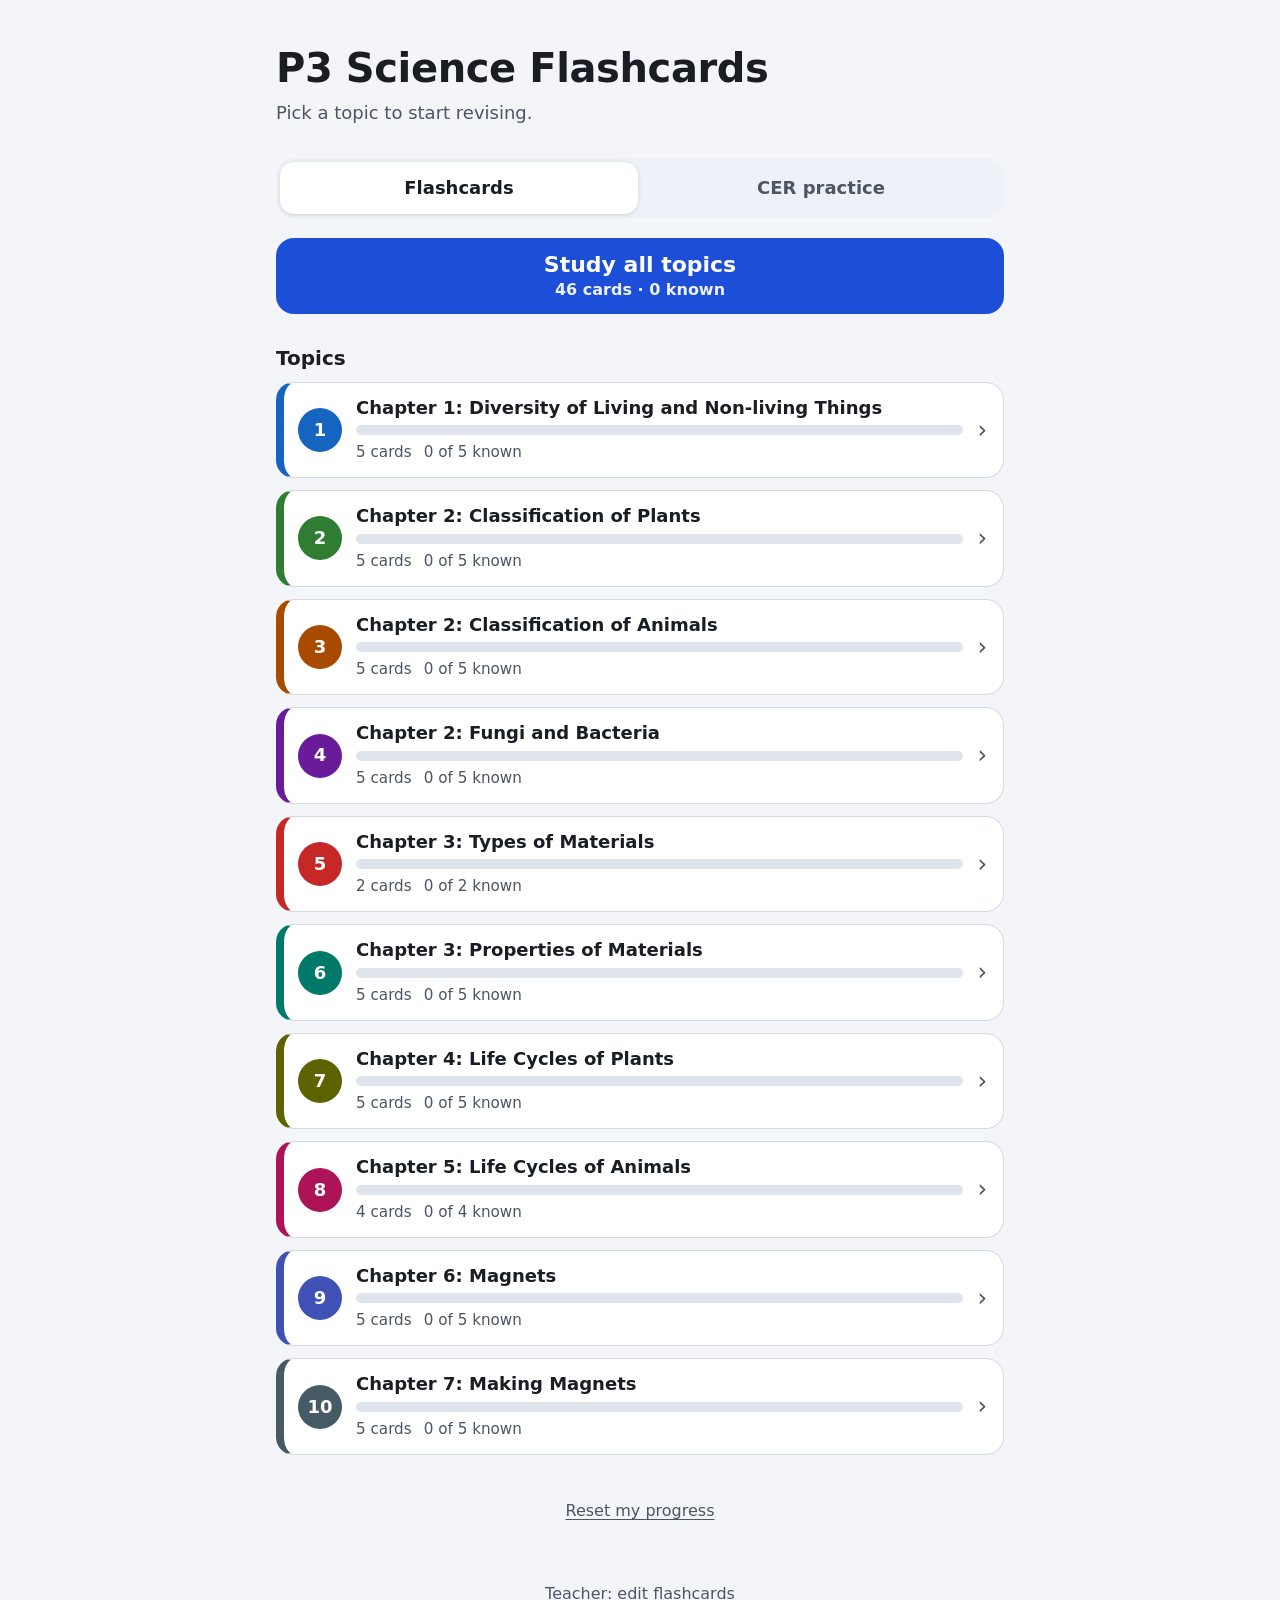
<file: index.html>
<!doctype html>
<html lang="en-SG">
<head>
  <meta charset="utf-8">
  <meta name="viewport" content="width=device-width, initial-scale=1, viewport-fit=cover">
  <meta name="color-scheme" content="light dark">
  <meta name="description" content="Flashcards to help Primary 3 students revise Science topics.">
  <title>P3 Science Flashcards</title>
  <link rel="stylesheet" href="styles.css">
</head>
<body>
  <main id="app">

    <!-- Home: list of topics -->
    <section id="screen-home" class="screen" aria-labelledby="home-title">
      <header class="home-header">
        <h1 id="home-title" tabindex="-1">P3 Science Flashcards</h1>
        <p class="lead" id="overall-progress">Pick a topic to start revising.</p>
      </header>

      <div id="edits-notice" class="edits-notice" hidden>
        <p>This device is showing edited flashcards that are not in the app file yet.</p>
        <button type="button" id="edits-open" class="btn btn-secondary">Open the teacher editor</button>
      </div>

      <div class="tabs" role="tablist" aria-label="Activities">
        <button type="button" role="tab" id="tab-cards" class="tab" aria-selected="true" aria-controls="panel-cards">Flashcards</button>
        <button type="button" role="tab" id="tab-cer" class="tab" aria-selected="false" aria-controls="panel-cer" tabindex="-1">CER practice</button>
      </div>

      <div id="panel-cards" class="tab-panel" role="tabpanel" aria-labelledby="tab-cards">
        <button type="button" id="study-all" class="btn btn-primary btn-block btn-study-all">
          <span class="btn-study-all-title">Study all topics</span>
          <span class="btn-study-all-meta" id="study-all-meta"></span>
        </button>

        <h2 class="section-title">Topics</h2>
        <ol id="topic-list" class="topic-list"></ol>
      </div>

      <div id="panel-cer" class="tab-panel" role="tabpanel" aria-labelledby="tab-cer" hidden>
        <div class="cer-key">
          <p class="cer-key-intro">A CER answer has three parts. Sort each statement into the right part.</p>
          <ul class="cer-key-list">
            <li class="part-C"><span class="part-letter" aria-hidden="true">C</span><span><strong>Claim</strong> answers the question.</span></li>
            <li class="part-E"><span class="part-letter" aria-hidden="true">E</span><span><strong>Evidence</strong> is what was seen or measured.</span></li>
            <li class="part-R"><span class="part-letter" aria-hidden="true">R</span><span><strong>Reasoning</strong> is the science idea that explains why.</span></li>
          </ul>
        </div>

        <button type="button" id="cer-start" class="btn btn-primary btn-block btn-study-all">
          <span class="btn-study-all-title">Start CER practice</span>
          <span class="btn-study-all-meta" id="cer-start-meta"></span>
        </button>

        <h2 class="section-title">Questions</h2>
        <ol id="cer-list" class="topic-list"></ol>
      </div>

      <div class="reset-area">
        <button type="button" id="reset-link" class="link-btn" aria-expanded="false" aria-controls="reset-confirm">Reset my progress</button>
        <div id="reset-confirm" class="reset-confirm" hidden>
          <p id="reset-question"><strong>Reset all progress?</strong> This clears every card you marked, your CER results and where you left off. It cannot be undone.</p>
          <div class="btn-row">
            <button type="button" id="reset-yes" class="btn btn-danger" aria-describedby="reset-question">Yes, reset</button>
            <button type="button" id="reset-no" class="btn btn-secondary">Cancel</button>
          </div>
        </div>
        <p id="reset-done" class="reset-done" role="status"></p>
        <button type="button" id="editor-link" class="link-btn">Teacher: edit flashcards</button>
      </div>

      <p id="storage-note" class="storage-note" hidden>Your progress can't be saved on this device right now, but you can still study.</p>
    </section>

    <!-- Continue where you left off -->
    <section id="screen-resume" class="screen screen-narrow" aria-labelledby="resume-title" hidden>
      <h2 id="resume-title" tabindex="-1">Welcome back!</h2>
      <p id="resume-text" class="lead"></p>
      <div class="btn-stack">
        <button type="button" id="resume-continue" class="btn btn-primary btn-block">Continue where you left off</button>
        <button type="button" id="resume-restart" class="btn btn-secondary btn-block">Start from the first card</button>
        <button type="button" id="resume-back" class="btn btn-ghost btn-block">Back to topics</button>
      </div>
    </section>

    <!-- Study -->
    <section id="screen-study" class="screen screen-study" aria-labelledby="study-title" hidden>
      <div class="study-top">
        <button type="button" id="study-back" class="btn btn-ghost btn-back">
          <span aria-hidden="true">←</span> Back to topics
        </button>
        <h2 id="study-title" class="study-mode"></h2>
      </div>

      <div class="study-meta">
        <p id="position" class="position"></p>
        <p id="card-status" class="card-status"></p>
      </div>

      <div class="card-stage" id="card-stage">
        <div id="topic-banner" class="topic-banner" role="status" aria-live="polite"></div>
        <button type="button" id="card" class="card">
          <span class="card-inner">
            <span class="face face-front" id="face-front">
              <span class="face-header"><span class="face-topic"></span></span>
              <span class="face-label">Question</span>
              <span class="face-body"><span class="face-text"></span></span>
              <span class="face-hint" aria-hidden="true">Tap to see the answer</span>
            </span>
            <span class="face face-back" id="face-back">
              <span class="face-header"><span class="face-topic"></span></span>
              <span class="face-label">Answer</span>
              <span class="face-body"><span class="face-text"></span></span>
              <span class="face-hint" aria-hidden="true">Tap to see the question</span>
            </span>
          </span>
        </button>
      </div>

      <div class="mark-row" id="mark-row">
        <button type="button" id="btn-known" class="btn btn-known" aria-label="I knew it" aria-keyshortcuts="1">I knew it <span aria-hidden="true">✓</span></button>
        <button type="button" id="btn-learning" class="btn btn-learning" aria-label="Still learning" aria-keyshortcuts="2">Still learning <span aria-hidden="true">↻</span></button>
      </div>

      <div class="nav-row">
        <button type="button" id="btn-prev" class="btn btn-secondary btn-nav" aria-label="Previous card" aria-keyshortcuts="ArrowLeft">
          <span aria-hidden="true">←</span> <span class="btn-nav-text">Previous</span>
        </button>
        <p class="kbd-hint" aria-hidden="true">
          <kbd>Space</kbd> flip · <kbd>←</kbd> <kbd>→</kbd> move · <kbd>1</kbd> knew it · <kbd>2</kbd> still learning
        </p>
        <button type="button" id="btn-next" class="btn btn-secondary btn-nav" aria-label="Next card" aria-keyshortcuts="ArrowRight">
          <span class="btn-nav-text">Next</span> <span aria-hidden="true">→</span>
        </button>
      </div>
    </section>

    <!-- End of deck -->
    <section id="screen-end" class="screen screen-narrow" aria-labelledby="end-title" hidden>
      <h2 id="end-title" tabindex="-1">Well done!</h2>
      <p id="end-text" class="lead"></p>
      <div class="end-stats">
        <div class="stat stat-known">
          <span class="stat-num" id="end-known">0</span>
          <span class="stat-label">I knew it <span aria-hidden="true">✓</span></span>
        </div>
        <div class="stat stat-learning">
          <span class="stat-num" id="end-learning">0</span>
          <span class="stat-label">Still learning <span aria-hidden="true">↻</span></span>
        </div>
      </div>
      <p id="end-unmarked" class="end-unmarked" hidden></p>
      <div class="btn-stack">
        <button type="button" id="end-review" class="btn btn-learning btn-block">Review the ones I'm still learning</button>
        <button type="button" id="end-next-topic" class="btn btn-primary btn-block"></button>
        <button type="button" id="end-restart" class="btn btn-secondary btn-block">Start this topic again</button>
        <button type="button" id="end-back" class="btn btn-ghost btn-block">Back to topics</button>
      </div>
    </section>

    <!-- CER practice: sort statements into Claim, Evidence and Reasoning -->
    <section id="screen-cer" class="screen screen-cer" aria-labelledby="cer-title" hidden>
      <div class="study-top">
        <button type="button" id="cer-back" class="btn btn-ghost btn-back">
          <span aria-hidden="true">←</span> Back to CER list
        </button>
        <p id="cer-count" class="study-mode"></p>
      </div>

      <article class="cer-question" id="cer-question">
        <p class="cer-topic" id="cer-topic"></p>
        <div class="cer-question-body">
          <p class="cer-situation" id="cer-situation"></p>
          <h2 class="cer-ask" id="cer-title" tabindex="-1"></h2>
          <p class="cer-source" id="cer-source"></p>
        </div>
      </article>

      <p class="cer-instructions" id="cer-instructions">Drag each statement into the right box, or tap a statement and then tap a box.</p>

      <div class="cer-board">
        <div class="dropzone zone-pool" data-zone="pool" id="zone-pool">
          <button type="button" class="zone-head" data-zone="pool">
            <span class="zone-name">Statements</span>
            <span class="zone-hint" id="pool-hint"></span>
          </button>
          <div class="chips" id="chips-pool"></div>
        </div>
        <div class="cer-zones">
          <div class="dropzone part-C" data-zone="C">
            <button type="button" class="zone-head" data-zone="C">
              <span class="part-letter" aria-hidden="true">C</span>
              <span class="zone-text"><span class="zone-name">Claim</span><span class="zone-hint">Answers the question</span></span>
            </button>
            <div class="chips" id="chips-C"></div>
          </div>
          <div class="dropzone part-E" data-zone="E">
            <button type="button" class="zone-head" data-zone="E">
              <span class="part-letter" aria-hidden="true">E</span>
              <span class="zone-text"><span class="zone-name">Evidence</span><span class="zone-hint">What was seen or measured</span></span>
            </button>
            <div class="chips" id="chips-E"></div>
          </div>
          <div class="dropzone part-R" data-zone="R">
            <button type="button" class="zone-head" data-zone="R">
              <span class="part-letter" aria-hidden="true">R</span>
              <span class="zone-text"><span class="zone-name">Reasoning</span><span class="zone-hint">The science idea that explains why</span></span>
            </button>
            <div class="chips" id="chips-R"></div>
          </div>
        </div>
      </div>

      <p id="cer-feedback" class="cer-feedback" role="status" aria-live="polite"></p>

      <div class="cer-actions">
        <button type="button" id="cer-check" class="btn btn-primary">Check my answers</button>
        <button type="button" id="cer-reveal" class="btn btn-secondary" hidden>Show me the answer</button>
        <button type="button" id="cer-next" class="btn btn-primary" hidden>Next question <span aria-hidden="true">→</span></button>
      </div>
    </section>

    <!-- End of CER practice -->
    <section id="screen-cer-end" class="screen screen-narrow" aria-labelledby="cer-end-title" hidden>
      <h2 id="cer-end-title" tabindex="-1">CER practice done!</h2>
      <p id="cer-end-text" class="lead"></p>
      <div class="end-stats">
        <div class="stat stat-known">
          <span class="stat-num" id="cer-end-first">0</span>
          <span class="stat-label">Right first time</span>
        </div>
        <div class="stat stat-learning">
          <span class="stat-num" id="cer-end-more">0</span>
          <span class="stat-label">Needed another go</span>
        </div>
      </div>
      <div class="btn-stack">
        <button type="button" id="cer-end-again" class="btn btn-primary btn-block">Practise again</button>
        <button type="button" id="cer-end-back" class="btn btn-ghost btn-block">Back to CER list</button>
      </div>
    </section>

    <!-- Teacher editor: password -->
    <section id="screen-unlock" class="screen screen-narrow" aria-labelledby="unlock-title" hidden>
      <h2 id="unlock-title" tabindex="-1">Teacher editor</h2>
      <p class="lead">Enter the teacher password to add or change flashcards.</p>
      <form id="unlock-form" class="form-stack" novalidate>
        <label for="unlock-password" class="field-label">Password</label>
        <input id="unlock-password" class="field-input" type="password" autocomplete="current-password" aria-describedby="unlock-error">
        <p id="unlock-error" class="field-error" role="alert"></p>
        <button type="submit" class="btn btn-primary btn-block">Unlock</button>
        <button type="button" id="unlock-back" class="btn btn-ghost btn-block">Back to topics</button>
      </form>
    </section>

    <!-- Teacher editor: list of cards -->
    <section id="screen-editor" class="screen" aria-labelledby="editor-title" hidden>
      <div class="study-top">
        <button type="button" id="editor-back" class="btn btn-ghost btn-back">
          <span aria-hidden="true">←</span> Back to topics
        </button>
        <button type="button" id="editor-lock" class="btn btn-ghost btn-back">Lock editor</button>
      </div>
      <h2 id="editor-title" class="editor-title" tabindex="-1">Edit flashcards</h2>

      <div class="editor-panel" id="editor-save">
        <p id="editor-save-text"></p>
        <div class="btn-row">
          <button type="button" id="export-html" class="btn btn-primary">Download updated app</button>
          <button type="button" id="export-json" class="btn btn-secondary">Download cards.json</button>
        </div>
        <p id="export-status" class="export-status" role="status"></p>
      </div>

      <button type="button" id="editor-add" class="btn btn-primary btn-block">+ Add a card</button>
      <div id="editor-list" class="editor-list"></div>

      <div class="editor-panel editor-settings">
        <h3>Settings</h3>
        <form id="password-form" class="form-stack" novalidate>
          <p class="field-label">Change the teacher password</p>
          <label for="new-password" class="field-label field-label-small">New password</label>
          <input id="new-password" class="field-input" type="password" autocomplete="new-password">
          <label for="new-password-again" class="field-label field-label-small">Type it again</label>
          <input id="new-password-again" class="field-input" type="password" autocomplete="new-password">
          <p id="password-message" class="field-error" role="status"></p>
          <button type="submit" class="btn btn-secondary">Save new password</button>
        </form>
        <div class="discard-area">
          <button type="button" id="discard-link" class="link-btn danger-link" aria-expanded="false" aria-controls="discard-confirm">Undo all my changes</button>
          <div id="discard-confirm" class="reset-confirm" hidden>
            <p id="discard-question"><strong>Undo all changes?</strong> This puts back the flashcards and password that came with this app file.</p>
            <div class="btn-row">
              <button type="button" id="discard-yes" class="btn btn-danger" aria-describedby="discard-question">Yes, undo</button>
              <button type="button" id="discard-no" class="btn btn-secondary">Cancel</button>
            </div>
          </div>
        </div>
      </div>
    </section>

    <!-- Teacher editor: add or edit one card -->
    <section id="screen-card-form" class="screen" aria-labelledby="card-form-title" hidden>
      <div class="study-top">
        <button type="button" id="card-form-back" class="btn btn-ghost btn-back">
          <span aria-hidden="true">←</span> Back to editor
        </button>
      </div>
      <h2 id="card-form-title" class="editor-title" tabindex="-1">Add a card</h2>
      <form id="card-form" class="form-stack" novalidate>
        <label for="card-topic" class="field-label">Topic</label>
        <select id="card-topic" class="field-input"></select>
        <div id="new-topic-field" class="form-stack" hidden>
          <label for="card-new-topic" class="field-label">New topic name</label>
          <input id="card-new-topic" class="field-input" type="text" placeholder="For example: Chapter 8: Light">
        </div>
        <label for="card-front" class="field-label">Question (front of the card)</label>
        <textarea id="card-front" class="field-input" rows="3"></textarea>
        <label for="card-back" class="field-label">Answer (back of the card)</label>
        <p id="card-back-hint" class="field-hint">Press Enter to start a new line, for example for a list.</p>
        <textarea id="card-back" class="field-input" rows="5" aria-describedby="card-back-hint"></textarea>
        <p id="card-form-error" class="field-error" role="alert"></p>
        <button type="submit" class="btn btn-primary btn-block">Save card</button>
        <button type="button" id="card-form-cancel" class="btn btn-ghost btn-block">Cancel</button>
      </form>
      <div id="card-delete-area" class="discard-area">
        <button type="button" id="card-delete" class="link-btn danger-link" aria-expanded="false" aria-controls="card-delete-confirm">Delete this card</button>
        <div id="card-delete-confirm" class="reset-confirm" hidden>
          <p id="card-delete-question"><strong>Delete this card?</strong> It will be removed from the app.</p>
          <div class="btn-row">
            <button type="button" id="card-delete-yes" class="btn btn-danger" aria-describedby="card-delete-question">Yes, delete</button>
            <button type="button" id="card-delete-no" class="btn btn-secondary">Cancel</button>
          </div>
        </div>
      </div>
    </section>

  </main>

  <div id="sr-live" class="visually-hidden" aria-live="polite"></div>

  <script src="cards.js"></script>
  <script src="cer-questions.js"></script>
  <script src="app.js"></script>
</body>
</html>
</file>
<file: styles.css>
/* P3 Science Flashcards */

:root {
  --bg: #f3f5f9;
  --surface: #ffffff;
  --surface-2: #eef2f8;
  --answer-bg: #f6f9ff;
  --text: #1a1d23;
  --muted: #4d5563;
  --border: #d5dbe5;
  --shadow: 0 10px 30px rgba(20, 30, 50, 0.12), 0 2px 6px rgba(20, 30, 50, 0.08);
  --focus: #1d4ed8;
  --primary: #1d4ed8;
  --primary-hover: #1e40af;
  --known: #1b7a3a;
  --known-hover: #166230;
  --learning: #ffc94d;
  --learning-hover: #f5b923;
  --learning-text: #1a1d23;
  --danger: #b91c1c;
  --track: #dfe4ec;
  --radius: 18px;
  --card-radius: 24px;
  --topic: #455a64;
  --part-C: #6d28d9;
  --part-E: #0f766e;
  --part-R: #b45309;
  --good-text: #166230;
  --good-bg: #e6f4ea;
  --bad-text: #a3201a;
  --bad-bg: #fdecea;

  --font: ui-rounded, "SF Pro Rounded", "Nunito", "Varela Round", "Segoe UI",
    system-ui, -apple-system, Roboto, "Helvetica Neue", Arial, sans-serif;

  color-scheme: light;
}

/* Dark theme: follows the device setting unless a light theme is chosen
   explicitly with data-theme="light"; data-theme="dark" forces it on. */
@media (prefers-color-scheme: dark) {
  :root:not([data-theme="light"]) {
    --bg: #111418;
    --surface: #1b1f26;
    --surface-2: #252b34;
    --answer-bg: #1f2530;
    --text: #eef1f5;
    --muted: #b4bcc8;
    --border: #353d49;
    --shadow: 0 10px 30px rgba(0, 0, 0, 0.45), 0 2px 6px rgba(0, 0, 0, 0.3);
    --focus: #8ab4ff;
    --primary: #2f5fe0;
    --primary-hover: #3d6cf0;
    --known: #1b7a3a;
    --known-hover: #208a43;
    --track: #303742;
    --good-text: #7ee2a0;
    --good-bg: #183223;
    --bad-text: #ff9a92;
    --bad-bg: #3a1d1d;
    color-scheme: dark;
  }
}

:root[data-theme="dark"] {
  --bg: #111418;
  --surface: #1b1f26;
  --surface-2: #252b34;
  --answer-bg: #1f2530;
  --text: #eef1f5;
  --muted: #b4bcc8;
  --border: #353d49;
  --shadow: 0 10px 30px rgba(0, 0, 0, 0.45), 0 2px 6px rgba(0, 0, 0, 0.3);
  --focus: #8ab4ff;
  --primary: #2f5fe0;
  --primary-hover: #3d6cf0;
  --known: #1b7a3a;
  --known-hover: #208a43;
  --track: #303742;
  --good-text: #7ee2a0;
  --good-bg: #183223;
  --bad-text: #ff9a92;
  --bad-bg: #3a1d1d;
  color-scheme: dark;
}

*,
*::before,
*::after {
  box-sizing: border-box;
}

html {
  -webkit-text-size-adjust: 100%;
  text-size-adjust: 100%;
}

body {
  margin: 0;
  min-height: 100vh;
  background: var(--bg);
  color: var(--text);
  font-family: var(--font);
  font-size: 1.125rem;
  line-height: 1.45;
  -webkit-font-smoothing: antialiased;
}

h1,
h2 {
  line-height: 1.2;
  margin: 0;
}

h1:focus,
h2:focus {
  outline: none;
}

button {
  font: inherit;
  color: inherit;
}

:focus-visible {
  outline: 3px solid var(--focus);
  outline-offset: 3px;
}

[hidden] {
  display: none !important;
}

.visually-hidden {
  position: absolute !important;
  width: 1px;
  height: 1px;
  margin: -1px;
  padding: 0;
  overflow: hidden;
  clip: rect(0 0 0 0);
  white-space: nowrap;
  border: 0;
}

/* ---------- Layout ---------- */

#app {
  max-width: 760px;
  margin: 0 auto;
  padding: max(16px, env(safe-area-inset-top)) max(16px, env(safe-area-inset-right))
    max(24px, env(safe-area-inset-bottom)) max(16px, env(safe-area-inset-left));
}

.screen-narrow {
  max-width: 560px;
  margin: 0 auto;
  padding-top: 8vh;
  text-align: center;
}

.lead {
  color: var(--muted);
  font-size: 1.125rem;
  margin: 0.5rem 0 1.5rem;
}

/* ---------- Buttons ---------- */

.btn {
  display: inline-flex;
  align-items: center;
  justify-content: center;
  gap: 0.4em;
  min-height: 56px;
  padding: 0.75rem 1.25rem;
  border: 2px solid transparent;
  border-radius: 14px;
  font-weight: 700;
  font-size: 1.125rem;
  line-height: 1.2;
  text-align: center;
  cursor: pointer;
  touch-action: manipulation;
  -webkit-tap-highlight-color: transparent;
  transition: background-color 0.15s ease, transform 0.1s ease, border-color 0.15s ease;
}

.btn:active {
  transform: scale(0.98);
}

.btn:disabled {
  opacity: 0.45;
  cursor: not-allowed;
  transform: none;
}

.btn-block {
  display: flex;
  width: 100%;
}

.btn-primary {
  background: var(--primary);
  color: #fff;
}

.btn-primary:hover {
  background: var(--primary-hover);
}

.btn-secondary {
  background: var(--surface);
  color: var(--text);
  border-color: var(--border);
}

.btn-secondary:hover:not(:disabled) {
  background: var(--surface-2);
}

.btn-ghost {
  background: transparent;
  color: var(--text);
  border-color: transparent;
}

.btn-ghost:hover {
  background: var(--surface-2);
}

.btn-danger {
  background: var(--danger);
  color: #fff;
}

.btn-known {
  background: var(--known);
  color: #fff;
}

.btn-known:hover {
  background: var(--known-hover);
}

.btn-learning {
  background: var(--learning);
  color: var(--learning-text);
}

.btn-learning:hover {
  background: var(--learning-hover);
}

.btn-row {
  display: flex;
  gap: 12px;
  flex-wrap: wrap;
}

.btn-stack {
  display: grid;
  gap: 12px;
  margin-top: 1.5rem;
}

.link-btn {
  background: none;
  border: 0;
  padding: 12px 8px;
  min-height: 48px;
  color: var(--muted);
  text-decoration: underline;
  text-underline-offset: 3px;
  font-size: 1rem;
  cursor: pointer;
  border-radius: 8px;
}

.link-btn:hover {
  color: var(--text);
}

/* ---------- Home ---------- */

.home-header {
  padding: 1rem 0 0.25rem;
}

.home-header h1 {
  font-size: clamp(1.75rem, 1.2rem + 2.5vw, 2.5rem);
  font-weight: 800;
  letter-spacing: -0.01em;
}

.btn-study-all {
  flex-direction: column;
  gap: 2px;
  min-height: 72px;
  font-size: 1.375rem;
  border-radius: var(--radius);
}

.btn-study-all-meta {
  font-size: 1rem;
  font-weight: 600;
  opacity: 0.92;
}

.section-title {
  font-size: 1.25rem;
  margin: 2rem 0 0.75rem;
}

.topic-list {
  list-style: none;
  margin: 0;
  padding: 0;
  display: grid;
  gap: 12px;
}

.topic-btn {
  display: flex;
  align-items: center;
  gap: 14px;
  width: 100%;
  min-height: 84px;
  padding: 14px 16px 14px 14px;
  background: var(--surface);
  border: 1px solid var(--border);
  border-left: 8px solid var(--topic);
  border-radius: var(--radius);
  text-align: left;
  cursor: pointer;
  touch-action: manipulation;
  -webkit-tap-highlight-color: transparent;
  transition: background-color 0.15s ease, transform 0.1s ease;
}

.topic-btn:hover {
  background: var(--surface-2);
}

.topic-btn:active {
  transform: scale(0.99);
}

.topic-num {
  flex: none;
  display: grid;
  place-items: center;
  width: 44px;
  height: 44px;
  border-radius: 50%;
  background: var(--topic);
  color: #fff;
  font-weight: 800;
  font-size: 1.125rem;
}

.topic-main {
  flex: 1;
  min-width: 0;
  display: grid;
  gap: 6px;
}

.topic-name {
  font-weight: 700;
  font-size: 1.125rem;
  line-height: 1.25;
}

.topic-meta {
  display: flex;
  flex-wrap: wrap;
  gap: 4px 12px;
  color: var(--muted);
  font-size: 0.95rem;
}

.topic-resume {
  font-weight: 700;
  color: var(--text);
}

.bar {
  display: block;
  height: 10px;
  border-radius: 999px;
  background: var(--track);
  overflow: hidden;
}

.bar-fill {
  display: block;
  height: 100%;
  width: 0;
  border-radius: inherit;
  background: var(--topic);
  transition: width 0.4s ease;
}

.topic-chevron {
  flex: none;
  font-size: 1.5rem;
  color: var(--muted);
}

.reset-area {
  margin-top: 2rem;
  text-align: center;
}

.reset-confirm {
  margin: 0.5rem auto 0;
  max-width: 480px;
  padding: 16px;
  border: 2px solid var(--danger);
  border-radius: var(--radius);
  background: var(--surface);
}

.reset-confirm p {
  margin: 0 0 12px;
}

.reset-confirm .btn-row {
  justify-content: center;
}

.reset-done {
  min-height: 1.5em;
  margin: 0.5rem 0 0;
  color: var(--muted);
}

.storage-note {
  margin: 1rem 0 0;
  padding: 12px 16px;
  border-radius: 12px;
  background: var(--surface-2);
  color: var(--text);
  font-size: 1rem;
  text-align: center;
}

/* ---------- Study ---------- */

.study-top {
  display: flex;
  align-items: center;
  justify-content: space-between;
  gap: 8px;
  margin: -4px -8px 4px;
}

.btn-back {
  min-height: 48px;
  padding: 0.5rem 0.75rem;
  font-size: 1rem;
}

.study-mode {
  font-size: 1rem;
  font-weight: 700;
  color: var(--muted);
  text-align: right;
  padding-right: 8px;
}

.study-meta {
  display: flex;
  flex-wrap: wrap;
  align-items: baseline;
  justify-content: space-between;
  gap: 2px 12px;
  margin-bottom: 10px;
}

.position {
  margin: 0;
  font-weight: 700;
  font-size: 1rem;
}

.card-status {
  margin: 0;
  font-size: 0.95rem;
  color: var(--muted);
  min-height: 1.4em;
}

.card-stage {
  position: relative;
}

.card {
  display: block;
  position: relative;
  width: 100%;
  height: 56vh;
  height: clamp(280px, 54svh, 560px);
  padding: 0;
  margin: 0;
  border: 0;
  background: none;
  border-radius: var(--card-radius);
  cursor: pointer;
  perspective: 1600px;
  touch-action: pan-y;
  -webkit-tap-highlight-color: transparent;
  text-align: center;
}

.card:focus-visible {
  outline-offset: 5px;
}

.card-inner {
  display: block;
  position: relative;
  width: 100%;
  height: 100%;
  transform-style: preserve-3d;
  transition: transform 0.55s cubic-bezier(0.3, 0.7, 0.3, 1);
}

.card.is-flipped .card-inner {
  transform: rotateY(180deg);
}

.face {
  position: absolute;
  inset: 0;
  display: flex;
  flex-direction: column;
  background: var(--surface);
  border: 1px solid var(--border);
  border-radius: var(--card-radius);
  box-shadow: var(--shadow);
  overflow: hidden;
  -webkit-backface-visibility: hidden;
  backface-visibility: hidden;
}

.face-front {
  transform: rotateY(0deg);
}

.face-back {
  transform: rotateY(180deg);
  background: var(--answer-bg);
}

.card:not(.is-flipped) .face-back,
.card.is-flipped .face-front {
  pointer-events: none;
}

.face-header {
  flex: none;
  display: flex;
  align-items: center;
  justify-content: center;
  min-height: 52px;
  padding: 10px 20px;
  background: var(--topic);
  color: #fff;
  font-weight: 700;
  font-size: 1.0625rem;
  line-height: 1.25;
}

.face-label {
  flex: none;
  padding: 14px 24px 0;
  font-size: 0.875rem;
  font-weight: 800;
  letter-spacing: 0.08em;
  text-transform: uppercase;
  color: var(--muted);
}

.face-body {
  flex: 1;
  min-height: 0;
  display: flex;
  flex-direction: column;
  padding: 8px 24px;
  overflow-y: auto;
  overscroll-behavior: contain;
  -webkit-overflow-scrolling: touch;
}

.face-text {
  display: block;
  margin: auto 0;
  font-size: clamp(1.5rem, 1rem + 2vw, 2.25rem);
  font-weight: 650;
  line-height: 1.35;
  white-space: pre-line;
  overflow-wrap: break-word;
}

.face-back .face-text {
  font-weight: 600;
}

.face-hint {
  flex: none;
  padding: 0 24px 14px;
  font-size: 0.95rem;
  color: var(--muted);
  text-align: center;
}

/* Switch to the next card without showing the flip back. */
.card.no-anim .card-inner,
.card.no-anim .face {
  transition: none !important;
}

.card-stage.enter-next .card {
  animation: enter-next 0.28s ease-out;
}

.card-stage.enter-prev .card {
  animation: enter-prev 0.28s ease-out;
}

@keyframes enter-next {
  from {
    opacity: 0;
    transform: translateX(10px) scale(0.96);
  }
  to {
    opacity: 1;
    transform: none;
  }
}

@keyframes enter-prev {
  from {
    opacity: 0;
    transform: translateX(-10px) scale(0.96);
  }
  to {
    opacity: 1;
    transform: none;
  }
}

.topic-banner {
  position: absolute;
  z-index: 5;
  bottom: 14px;
  left: 50%;
  width: max-content;
  max-width: calc(100% - 32px);
  padding: 10px 18px;
  border-radius: 999px;
  background: var(--topic);
  color: #fff;
  font-weight: 700;
  font-size: 1rem;
  line-height: 1.25;
  text-align: center;
  box-shadow: var(--shadow);
  opacity: 0;
  visibility: hidden;
  pointer-events: none;
  transform: translate(-50%, 8px);
  transition: opacity 0.25s ease, transform 0.25s ease, visibility 0.25s;
}

.topic-banner.is-visible {
  opacity: 1;
  visibility: visible;
  transform: translate(-50%, 0);
}

.mark-row {
  display: grid;
  grid-template-columns: 1fr 1fr;
  gap: 12px;
  margin-top: 16px;
}

.mark-row .btn {
  min-height: 64px;
  font-size: 1.25rem;
  border-radius: var(--radius);
  padding: 0.5rem 0.75rem;
}

.mark-row.is-hidden {
  visibility: hidden;
}

.nav-row {
  display: grid;
  grid-template-columns: auto 1fr auto;
  align-items: center;
  gap: 12px;
  margin-top: 12px;
}

.btn-nav {
  min-width: 120px;
}

.kbd-hint {
  margin: 0;
  text-align: center;
  font-size: 0.875rem;
  color: var(--muted);
  visibility: hidden;
}

kbd {
  display: inline-block;
  padding: 0 6px;
  border: 1px solid var(--border);
  border-bottom-width: 2px;
  border-radius: 6px;
  background: var(--surface);
  font-family: inherit;
  font-size: 0.8125rem;
}

@media (hover: hover) and (pointer: fine) {
  .kbd-hint {
    visibility: visible;
  }
}

/* ---------- End of deck ---------- */

#end-title,
#resume-title {
  font-size: clamp(1.75rem, 1.3rem + 2vw, 2.25rem);
  font-weight: 800;
}

.end-stats {
  display: grid;
  grid-template-columns: 1fr 1fr;
  gap: 12px;
}

.stat {
  display: grid;
  gap: 4px;
  padding: 18px 12px;
  border-radius: var(--radius);
  background: var(--surface);
  border: 1px solid var(--border);
  border-top: 6px solid var(--border);
}

.stat-known {
  border-top-color: var(--known);
}

.stat-learning {
  border-top-color: var(--learning);
}

.stat-num {
  font-size: 2.75rem;
  font-weight: 800;
  line-height: 1;
}

.stat-label {
  font-weight: 700;
  color: var(--muted);
}

.end-unmarked {
  margin: 12px 0 0;
  color: var(--muted);
}

/* ---------- Tabs ---------- */

.tabs {
  display: grid;
  grid-template-columns: 1fr 1fr;
  gap: 4px;
  margin: 0.25rem 0 1.25rem;
  padding: 4px;
  border-radius: var(--radius);
  background: var(--surface-2);
}

.tab {
  min-height: 52px;
  padding: 0.5rem;
  border: 0;
  border-radius: 14px;
  background: transparent;
  color: var(--muted);
  font-weight: 700;
  font-size: 1.125rem;
  cursor: pointer;
  touch-action: manipulation;
  -webkit-tap-highlight-color: transparent;
}

.tab[aria-selected="true"] {
  background: var(--surface);
  color: var(--text);
  box-shadow: 0 1px 4px rgba(20, 30, 50, 0.15);
}

.tab:focus-visible {
  outline-offset: 0;
}

/* ---------- CER practice ---------- */

.part-C { --part: var(--part-C); }
.part-E { --part: var(--part-E); }
.part-R { --part: var(--part-R); }

.part-letter {
  flex: none;
  display: grid;
  place-items: center;
  width: 36px;
  height: 36px;
  border-radius: 50%;
  background: var(--part);
  color: #fff;
  font-weight: 800;
  font-size: 1.125rem;
}

.cer-key {
  margin-bottom: 1rem;
  padding: 16px;
  border: 1px solid var(--border);
  border-radius: var(--radius);
  background: var(--surface);
}

.cer-key-intro {
  margin: 0 0 12px;
  font-weight: 700;
}

.cer-key-list {
  display: grid;
  gap: 10px;
  margin: 0;
  padding: 0;
  list-style: none;
}

.cer-key-list li {
  display: flex;
  align-items: center;
  gap: 12px;
}

.cer-question {
  overflow: hidden;
  border: 1px solid var(--border);
  border-radius: var(--card-radius);
  background: var(--surface);
  box-shadow: var(--shadow);
}

.cer-topic {
  margin: 0;
  padding: 10px 20px;
  background: var(--topic);
  color: #fff;
  font-weight: 700;
  font-size: 1.0625rem;
  line-height: 1.25;
  text-align: center;
}

.cer-question-body {
  display: grid;
  gap: 10px;
  padding: 18px 22px 20px;
}

.cer-situation {
  margin: 0;
  font-size: 1.125rem;
}

.cer-ask {
  font-size: clamp(1.375rem, 1.1rem + 1vw, 1.75rem);
  font-weight: 800;
  text-wrap: balance;
}

.cer-source {
  margin: 0;
  color: var(--muted);
  font-size: 0.9375rem;
}

.cer-instructions {
  margin: 14px 0 10px;
  color: var(--muted);
  font-size: 1rem;
}

.cer-board {
  display: grid;
  gap: 12px;
}

.cer-zones {
  display: grid;
  gap: 12px;
}

.dropzone {
  display: grid;
  gap: 8px;
  padding: 8px 10px 12px;
  border: 2px dashed var(--border);
  border-radius: var(--radius);
  background: var(--surface);
  transition: border-color 0.15s ease, background-color 0.15s ease;
}

.zone-pool {
  --part: var(--muted);
  border-style: solid;
  border-color: transparent;
  background: var(--surface-2);
}

.has-selection .dropzone:not(.zone-pool),
.dropzone.is-over {
  border-style: solid;
  border-color: var(--part);
}

.dropzone.is-over {
  background: var(--surface-2);
  box-shadow: 0 0 0 3px var(--part);
}

.zone-head {
  display: flex;
  align-items: center;
  gap: 12px;
  width: 100%;
  min-height: 52px;
  padding: 4px 6px;
  border: 0;
  border-radius: 12px;
  background: transparent;
  text-align: left;
  cursor: pointer;
  touch-action: manipulation;
  -webkit-tap-highlight-color: transparent;
}

.zone-pool .zone-head {
  justify-content: space-between;
}

.zone-text {
  display: grid;
}

.zone-name {
  font-weight: 800;
  font-size: 1.125rem;
}

.zone-hint {
  color: var(--muted);
  font-size: 0.95rem;
}

.chips {
  display: grid;
  gap: 8px;
}

.chips:empty::before {
  content: "Drop statements here";
  padding: 10px;
  color: var(--muted);
  font-size: 0.95rem;
  text-align: center;
}

.zone-pool .chips:empty::before {
  content: "Every statement is in a box.";
}

.cer-chip {
  display: flex;
  align-items: stretch;
  gap: 10px;
  width: 100%;
  min-height: 56px;
  padding: 10px 14px 10px 6px;
  border: 2px solid var(--border);
  border-radius: 14px;
  background: var(--surface);
  color: var(--text);
  font-size: 1.125rem;
  line-height: 1.35;
  text-align: left;
  cursor: pointer;
  -webkit-user-select: none;
  user-select: none;
  touch-action: manipulation;
  -webkit-tap-highlight-color: transparent;
  transition: border-color 0.15s ease, background-color 0.15s ease, opacity 0.15s ease;
}

.cer-chip:hover {
  border-color: var(--muted);
}

.cer-chip.is-selected {
  border-color: var(--primary);
  background: var(--answer-bg);
  box-shadow: 0 0 0 3px var(--primary);
}

.cer-chip.is-right {
  border-color: var(--known);
}

.cer-chip.is-wrong {
  border-color: var(--danger);
  background: var(--bad-bg);
}

.cer-chip.is-locked {
  cursor: default;
}

.cer-chip.is-dragging {
  opacity: 0.35;
}

.chip-grip {
  flex: none;
  width: 26px;
  min-height: 36px;
  border-radius: 8px;
  background-image: radial-gradient(circle, var(--muted) 2px, transparent 2.5px);
  background-size: 9px 9px;
  background-position: center;
  opacity: 0.7;
  cursor: grab;
  touch-action: none;
}

.is-locked .chip-grip {
  visibility: hidden;
}

.chip-text {
  flex: 1;
  min-width: 0;
  align-self: center;
}

.chip-mark {
  flex: none;
  align-self: center;
  font-size: 1.375rem;
  font-weight: 800;
}

.is-right .chip-mark {
  color: var(--good-text);
}

.is-wrong .chip-mark {
  color: var(--bad-text);
}

.cer-ghost {
  position: fixed;
  top: 0;
  left: 0;
  z-index: 50;
  margin: 0;
  pointer-events: none;
  box-shadow: var(--shadow);
  border-color: var(--primary);
  opacity: 0.95;
}

body.is-dragging-chip {
  cursor: grabbing;
  -webkit-user-select: none;
  user-select: none;
}

.cer-feedback {
  margin: 14px 0 0;
  padding: 12px 16px;
  border-radius: 12px;
  background: var(--surface-2);
  font-weight: 700;
}

.cer-feedback:empty {
  display: none;
}

.cer-feedback.is-good {
  background: var(--good-bg);
  color: var(--good-text);
}

.cer-feedback.is-bad {
  background: var(--bad-bg);
  color: var(--bad-text);
}

.cer-actions {
  display: flex;
  flex-wrap: wrap;
  gap: 12px;
  margin-top: 14px;
}

.cer-actions .btn {
  flex: 1 1 200px;
  min-height: 60px;
  font-size: 1.1875rem;
}

/* ---------- Teacher editor ---------- */

.edits-notice {
  display: flex;
  flex-wrap: wrap;
  align-items: center;
  justify-content: space-between;
  gap: 8px 16px;
  margin: 0 0 1.25rem;
  padding: 12px 16px;
  border: 2px solid var(--learning);
  border-radius: var(--radius);
  background: var(--surface);
}

.edits-notice p {
  flex: 1 1 240px;
  margin: 0;
  font-weight: 700;
}

.reset-area {
  display: grid;
  justify-items: center;
}

#unlock-title {
  font-size: clamp(1.75rem, 1.3rem + 2vw, 2.25rem);
  font-weight: 800;
}

.form-stack {
  display: grid;
  gap: 8px;
  text-align: left;
}

.field-label {
  margin: 8px 0 0;
  font-weight: 700;
}

.field-label-small {
  margin-top: 0;
  font-weight: 600;
  font-size: 1rem;
}

.field-hint {
  margin: -4px 0 0;
  color: var(--muted);
  font-size: 0.95rem;
}

.field-input {
  width: 100%;
  min-height: 52px;
  padding: 10px 14px;
  border: 2px solid var(--border);
  border-radius: 12px;
  background: var(--surface);
  color: var(--text);
  font: inherit;
  font-size: 1.125rem;
  line-height: 1.4;
}

textarea.field-input {
  resize: vertical;
}

.field-input:focus-visible {
  outline-offset: 0;
  border-color: var(--focus);
}

.field-error,
.field-ok {
  margin: 0;
  font-weight: 700;
}

.field-error {
  color: var(--bad-text);
}

.field-ok {
  color: var(--good-text);
}

.field-error:empty,
.field-ok:empty {
  display: none;
}

.btn-small {
  min-height: 44px;
  padding: 0.4rem 0.8rem;
  font-size: 1rem;
}

.btn-icon {
  min-width: 44px;
  min-height: 44px;
  padding: 0.25rem;
  font-size: 1.25rem;
}

.danger-link {
  color: var(--bad-text);
}

.danger-link:hover {
  color: var(--bad-text);
}

.discard-area {
  display: grid;
  justify-items: start;
  margin-top: 1rem;
}

.editor-title {
  margin: 4px 0 14px;
  font-size: clamp(1.625rem, 1.3rem + 1.5vw, 2rem);
  font-weight: 800;
}

.editor-panel {
  margin-bottom: 1rem;
  padding: 16px;
  border: 1px solid var(--border);
  border-radius: var(--radius);
  background: var(--surface);
}

.editor-panel > p {
  margin: 0 0 12px;
}

.editor-panel h3 {
  margin: 0 0 4px;
  font-size: 1.25rem;
}

.export-status {
  margin: 12px 0 0;
  color: var(--muted);
}

.export-status:empty {
  display: none;
}

.editor-list {
  display: grid;
  gap: 16px;
  margin: 16px 0;
}

.editor-topic {
  padding: 12px;
  border: 1px solid var(--border);
  border-left: 8px solid var(--topic);
  border-radius: var(--radius);
  background: var(--surface);
}

.editor-topic-head {
  display: flex;
  align-items: center;
  gap: 12px;
  margin-bottom: 10px;
}

.editor-topic-name {
  flex: 1;
  min-width: 0;
  margin: 0;
  font-size: 1.125rem;
  line-height: 1.25;
}

.rename-form {
  flex: 1;
  min-width: 0;
  display: flex;
  flex-wrap: wrap;
  gap: 8px;
}

.rename-form .field-input {
  flex: 1 1 200px;
}

.editor-cards {
  display: grid;
  gap: 8px;
  margin: 0;
  padding: 0;
  list-style: none;
}

.editor-card {
  display: flex;
  flex-wrap: wrap;
  align-items: center;
  gap: 10px 12px;
  padding: 10px 12px;
  border: 1px solid var(--border);
  border-radius: 14px;
  background: var(--surface-2);
}

.editor-card-text {
  flex: 1 1 260px;
  min-width: 0;
}

.editor-front {
  margin: 0;
  font-weight: 700;
}

.editor-back {
  display: -webkit-box;
  margin: 2px 0 0;
  overflow: hidden;
  color: var(--muted);
  font-size: 1rem;
  white-space: pre-line;
  -webkit-line-clamp: 3;
  -webkit-box-orient: vertical;
}

.editor-card-actions {
  display: flex;
  gap: 6px;
  margin-left: auto;
}

.editor-add-here {
  margin-top: 8px;
}

/* ---------- Larger screens ---------- */

@media (min-width: 700px) {
  #app {
    padding-top: 28px;
  }

  .face-header {
    min-height: 60px;
    padding: 12px 28px;
    font-size: 1.1875rem;
  }

  .face-label,
  .face-body,
  .face-hint {
    padding-left: 36px;
    padding-right: 36px;
  }

  .mark-row .btn {
    font-size: 1.375rem;
  }
}

/* Short screens, e.g. a phone held sideways */
@media (max-height: 520px) {
  .card {
    height: max(240px, 62vh);
  }

  .screen-narrow {
    padding-top: 2vh;
  }
}

/* Narrow phones */
@media (max-width: 400px) {
  .mark-row .btn {
    font-size: 1.125rem;
  }

  .btn-nav {
    min-width: 0;
    flex: 1;
  }

  .nav-row {
    grid-template-columns: 1fr 1fr;
  }

  .kbd-hint {
    display: none;
  }
}

/* ---------- Reduced motion: quicker flip, fewer other animations ---------- */

@media (prefers-reduced-motion: reduce) {
  /* The card still flips, but quickly and without the springy ease. */
  .card-inner {
    transition: transform 0.3s ease-in-out;
  }

  .card-stage.enter-next .card,
  .card-stage.enter-prev .card {
    animation: fade-in 0.2s ease-out;
  }

  .btn,
  .topic-btn,
  .bar-fill,
  .topic-banner,
  .dropzone,
  .cer-chip {
    transition: none;
  }

  .btn:active,
  .topic-btn:active {
    transform: none;
  }

  @keyframes fade-in {
    from {
      opacity: 0;
    }
    to {
      opacity: 1;
    }
  }
}
</file>
